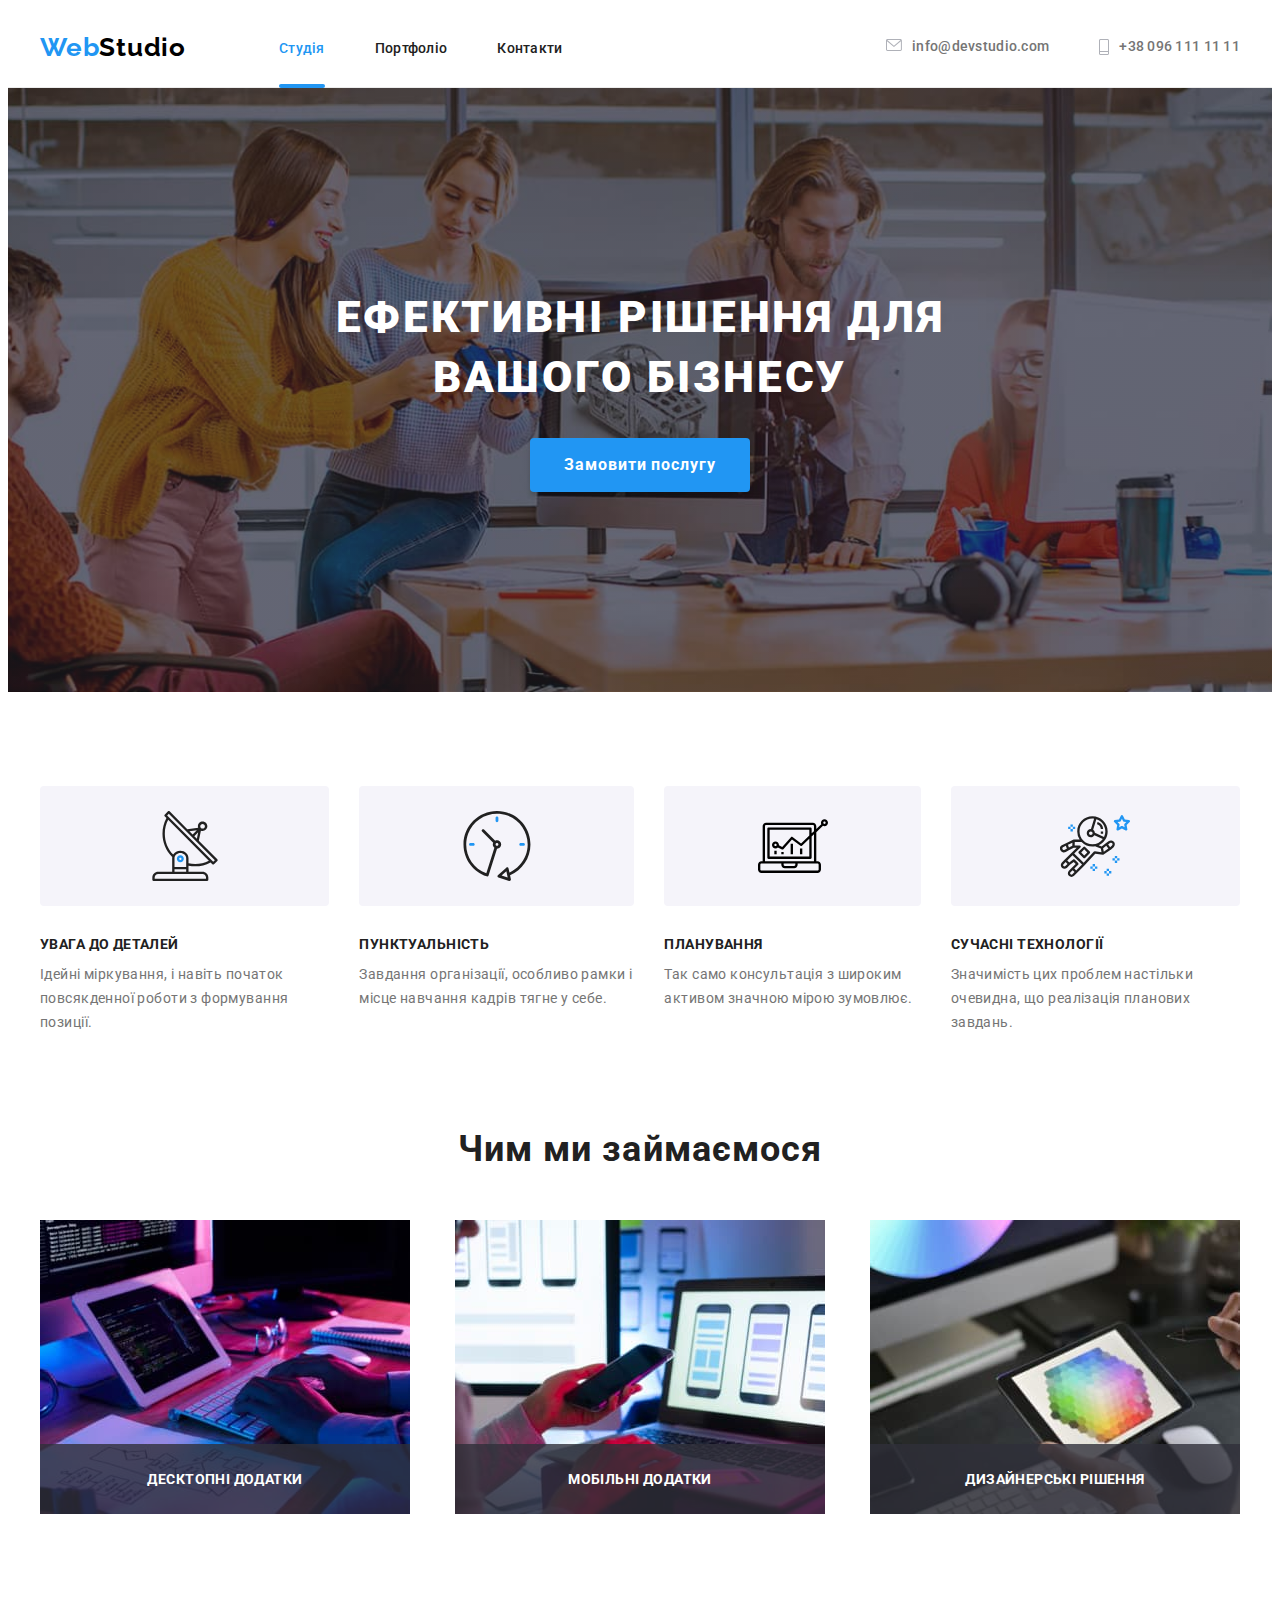
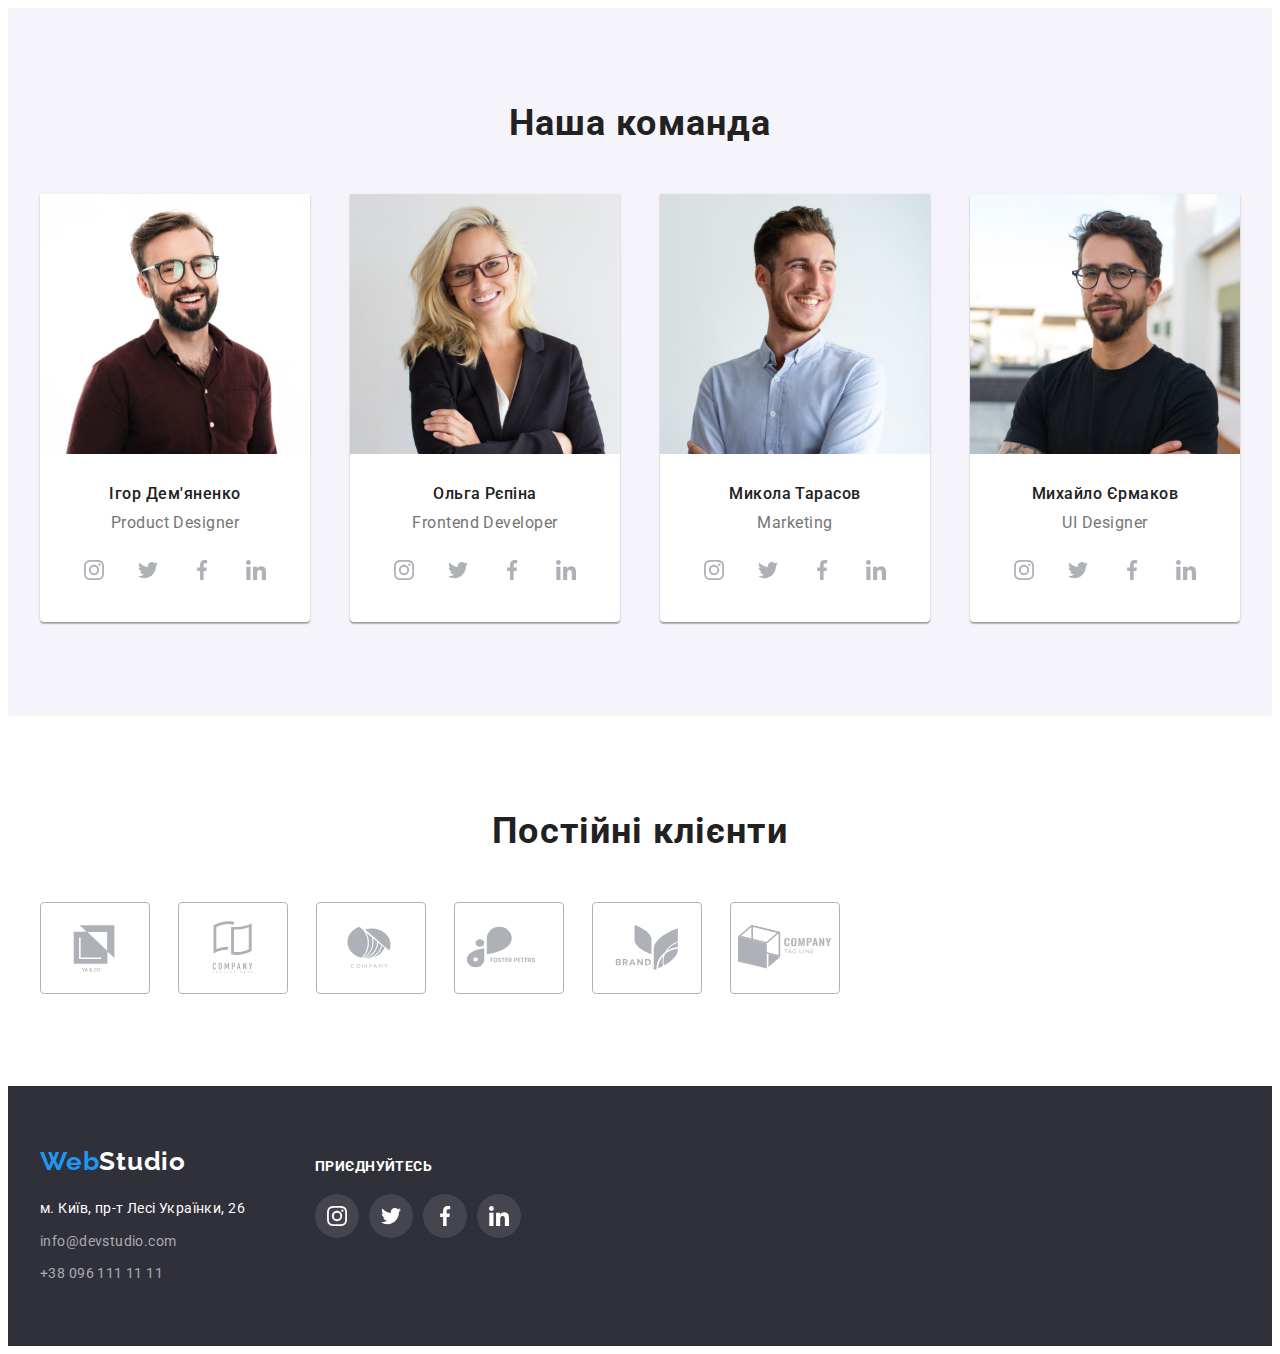
<file: index.html>
<!DOCTYPE html>
<html lang="uk">
  <head>
    <meta charset="UTF-8" />
    <meta http-equiv="X-UA-Compatible" content="IE=edge" />
    <meta name="viewport" content="width=device-width, initial-scale=1.0" />
    <title>goit-markup-hw-02</title>
    <link rel="preconnect" href="https://fonts.googleapis.com" />
    <link rel="preconnect" href="https://fonts.gstatic.com" crossorigin />
    <link
      href="https://fonts.googleapis.com/css2?family=Roboto:wght@400;500;700;900&display=swap"
      rel="stylesheet"
    />
    <link rel="preconnect" href="https://fonts.googleapis.com" />
    <link rel="preconnect" href="https://fonts.gstatic.com" crossorigin />
    <link
      href="https://fonts.googleapis.com/css2?family=Raleway:wght@700&display=swap"
      rel="stylesheet"
    />
    <link
      rel="stylesheet"
      href="https://cdnjs.cloudflare.com/ajax/libs/modern-normalize/1.1.0/modern-normalize.min.css"
      integrity="sha512-wpPYUAdjBVSE4KJnH1VR1HeZfpl1ub8YT/NKx4PuQ5NmX2tKuGu6U/JRp5y+Y8XG2tV+wKQpNHVUX03MfMFn9Q=="
      crossorigin="anonymous"
      referrerpolicy="no-referrer"
    />
    <link rel="stylesheet" href="./css/styles.css" />
  </head>
  <body class="site-body">
    <header class="header">
      <div class="container">
        <a class="header-logo link" href="#"
          ><span class="header-logo-span">Web</span>Studio</a
        >
        <nav class="header-navigation">
          <ul class="header-list list">
            <li class="header-item item">
              <a class="header-link link current" href="./index.html">Студія</a>
            </li>
            <li class="header-item item">
              <a class="header-link link" href="./portfolio.html">Портфоліо</a>
            </li>
            <li class="header-item item">
              <a class="header-link link" href="">Контакти</a>
            </li>
          </ul>
        </nav>
        <ul class="header-list-contacts list link">
          <li class="item">
            <a class="header-mail link" href="mailto:info@devstudio.com">
              <svg class="header-mail-icon" width="16" height="12">
                <use href="./images/icons.svg#icon-envelope-hover"></use></svg
              >info@devstudio.com</a
            >
          </li>
          <li class="item">
            <a class="header-tel link" href="tel:+380961111111">
              <svg class="header-tel-icon" width="10" height="16">
                <use href="./images/icons.svg#icon-phone-hover"></use>
              </svg>
              +38 096 111 11 11</a
            >
          </li>
        </ul>
      </div>
    </header>
    <main class="main">
      <section class="hero">
        <div class="container">
          <h1 class="hero-title">Ефективні рішення для <br />вашого бізнесу</h1>
          <button class="hero-button" type="button" data-modal-open>
            Замовити послугу
          </button>
        </div>
      </section>
      <section class="benefits">
        <div class="container">
          <h2 class="benefits-title visually-hidden">Наші переваги</h2>
          <ul class="benefits-list list link">
            <li class="benefits-item">
              <div class="benefits-list-icon">
                <svg class="benefits-icon" width="70" height="70">
                  <use href="./images/icons.svg#icon-antenna1"></use>
                </svg>
              </div>
              <h3 class="benefits-item-title">Увага до деталей</h3>
              <p class="benefits-item-description">
                Ідейні міркування, і навіть початок повсякденної роботи з
                формування позиції.
              </p>
            </li>
            <li class="benefits-item">
              <div class="benefits-list-icon">
                <svg class="benefits-icon" width="70" height="70">
                  <use href="./images/icons.svg#icon-clock1"></use>
                </svg>
              </div>
              <h3 class="benefits-item-title">Пунктуальність</h3>
              <p class="benefits-item-description">
                Завдання організації, особливо рамки і місце навчання кадрів
                тягне у себе.
              </p>
            </li>
            <li class="benefits-item">
              <div class="benefits-list-icon">
                <svg class="benefits-icon" width="70" height="70">
                  <use href="./images/icons.svg#icon-diagram1"></use>
                </svg>
              </div>
              <h3 class="benefits-item-title">Планування</h3>
              <p class="benefits-item-description">
                Так само консультація з широким активом значною мірою зумовлює.
              </p>
            </li>
            <li class="benefits-item">
              <div class="benefits-list-icon">
                <svg class="benefits-icon" width="70" height="70">
                  <use href="./images/icons.svg#icon-astronaut1"></use>
                </svg>
              </div>
              <h3 class="benefits-item-title">Сучасні технології</h3>
              <p class="benefits-item-description">
                Значимість цих проблем настільки очевидна, що реалізація
                планових завдань.
              </p>
            </li>
          </ul>
        </div>
      </section>
      <section class="whatwedo section">
        <div class="container">
          <h2 class="whatwedo-title">Чим ми займаємося</h2>
          <ul class="whatwedo-list link list">
            <div class="whatedo-item-wrapper">
              <li class="whatwedo-item">
                <img
                  src="./images/what-we-do-1.jpeg"
                  alt="Людина працює за комп'ютером"
                  width="370"
                />
                <div class="whatedo-description-wrapper">
                  <h3 class="whatwedo-item-title">Десктопні додатки</h3>
                </div>
              </li>
            </div>

            <div class="whatedo-item-wrapper">
              <li class="whatwedo-item">
                <img
                  src="./images/what-we-do-2.jpeg"
                  alt="Людина працює за комп'ютером з телефоном"
                  width="370"
                />
                <div class="whatedo-description-wrapper">
                  <h3 class="whatwedo-item-title">Мобільні додатки</h3>
                </div>
              </li>
            </div>

            <div class="whatedo-item-wrapper">
              <li class="whatwedo-item">
                <img
                  src="./images/what-we-do-3.jpeg"
                  alt="Людина працює за комп'ютером з планшетом"
                  width="370"
                />
                <div class="whatedo-description-wrapper">
                  <h3 class="whatwedo-item-title">Дизайнерські рішення</h3>
                </div>
              </li>
            </div>
          </ul>
        </div>
      </section>
      <section class="team section">
        <div class="container">
          <h2 class="team-title">Наша команда</h2>
          <ul class="team-list link list">
            <li class="team-item">
              <img
                src="./images/our-team-1.jpeg"
                alt="Чоловік в окулярах з бородою"
                width="270"
              />
              <div class="team-item-container">
                <h3 class="team-item-title">Ігор Дем'яненко</h3>
                <p class="team-item-description">Product Designer</p>
                <ul class="team-soc-list list">
                  <li class="team-soc-item">
                    <a
                      href=""
                      class="team-soc-link link"
                      target="_blank"
                      rel="noopener noreferrer nofollow"
                    >
                      <svg class="team-soc-icon" width="20" height="20">
                        <use href="./images/icons.svg#icon-instagram-2"></use>
                      </svg>
                    </a>
                  </li>
                  <li class="team-soc-item">
                    <a
                      href=""
                      class="team-soc-link link"
                      target="_blank"
                      rel="noopener noreferrer nofollow"
                    >
                      <svg class="team-soc-icon" width="20" height="20">
                        <use href="./images/icons.svg#icon-twitter-1"></use>
                      </svg>
                    </a>
                  </li>
                  <li class="team-soc-item">
                    <a
                      href=""
                      class="team-soc-link link"
                      target="_blank"
                      rel="noopener noreferrer nofollow"
                    >
                      <svg class="team-soc-icon" width="20" height="20">
                        <use href="./images/icons.svg#icon-facebook-1"></use>
                      </svg>
                    </a>
                  </li>
                  <li class="team-soc-item">
                    <a
                      href=""
                      class="team-soc-link link"
                      target="_blank"
                      rel="noopener noreferrer nofollow"
                    >
                      <svg class="team-soc-icon" width="20" height="20">
                        <use href="./images/icons.svg#icon-linkedin-1"></use>
                      </svg>
                    </a>
                  </li>
                </ul>
              </div>
            </li>
            <li class="team-item">
              <img
                src="./images/our-team-2.jpeg"
                alt="Дівчина в окулярах"
                width="270"
              />
              <div class="team-item-container">
                <h3 class="team-item-title">Ольга Рєпіна</h3>
                <p class="team-item-description">Frontend Developer</p>
                <ul class="team-soc-list list">
                  <li class="team-soc-item">
                    <a
                      href=""
                      class="team-soc-link link"
                      target="_blank"
                      rel="noopener noreferrer nofollow"
                    >
                      <svg class="team-soc-icon" width="20" height="20">
                        <use href="./images/icons.svg#icon-instagram-2"></use>
                      </svg>
                    </a>
                  </li>
                  <li class="team-soc-item">
                    <a
                      href=""
                      class="team-soc-link link"
                      target="_blank"
                      rel="noopener noreferrer nofollow"
                    >
                      <svg class="team-soc-icon" width="20" height="20">
                        <use href="./images/icons.svg#icon-twitter-1"></use>
                      </svg>
                    </a>
                  </li>
                  <li class="team-soc-item">
                    <a
                      href=""
                      class="team-soc-link link"
                      target="_blank"
                      rel="noopener noreferrer nofollow"
                    >
                      <svg class="team-soc-icon" width="20" height="20">
                        <use href="./images/icons.svg#icon-facebook-1"></use>
                      </svg>
                    </a>
                  </li>
                  <li class="team-soc-item">
                    <a
                      href=""
                      class="team-soc-link link"
                      target="_blank"
                      rel="noopener noreferrer nofollow"
                    >
                      <svg class="team-soc-icon" width="20" height="20">
                        <use href="./images/icons.svg#icon-linkedin-1"></use>
                      </svg>
                    </a>
                  </li>
                </ul>
              </div>
            </li>
            <li class="team-item">
              <img
                src="./images/our-team-3.jpeg"
                alt="Чоловік з посмішкою"
                width="270"
              />
              <div class="team-item-container">
                <h3 class="team-item-title">Микола Тарасов</h3>
                <p class="team-item-description">Marketing</p>
                <ul class="team-soc-list list">
                  <li class="team-soc-item">
                    <a
                      href=""
                      class="team-soc-link link"
                      target="_blank"
                      rel="noopener noreferrer nofollow"
                    >
                      <svg class="team-soc-icon" width="20" height="20">
                        <use href="./images/icons.svg#icon-instagram-2"></use>
                      </svg>
                    </a>
                  </li>
                  <li class="team-soc-item">
                    <a
                      href=""
                      class="team-soc-link link"
                      target="_blank"
                      rel="noopener noreferrer nofollow"
                    >
                      <svg class="team-soc-icon" width="20" height="20">
                        <use href="./images/icons.svg#icon-twitter-1"></use>
                      </svg>
                    </a>
                  </li>
                  <li class="team-soc-item">
                    <a
                      href=""
                      class="team-soc-link link"
                      target="_blank"
                      rel="noopener noreferrer nofollow"
                    >
                      <svg class="team-soc-icon" width="20" height="20">
                        <use href="./images/icons.svg#icon-facebook-1"></use>
                      </svg>
                    </a>
                  </li>
                  <li class="team-soc-item">
                    <a
                      href=""
                      class="team-soc-link link"
                      target="_blank"
                      rel="noopener noreferrer nofollow"
                    >
                      <svg class="team-soc-icon" width="20" height="20">
                        <use href="./images/icons.svg#icon-linkedin-1"></use>
                      </svg>
                    </a>
                  </li>
                </ul>
              </div>
            </li>
            <li class="team-item">
              <img
                src="./images/our-team-4.jpeg"
                alt="Чоловік в окулярах з бородою"
                width="270"
              />
              <div class="team-item-container">
                <h3 class="team-item-title">Михайло Єрмаков</h3>
                <p class="team-item-description">UI Designer</p>
                <ul class="team-soc-list list">
                  <li class="team-soc-item">
                    <a
                      href=""
                      class="team-soc-link link"
                      target="_blank"
                      rel="noopener noreferrer nofollow"
                    >
                      <svg class="team-soc-icon" width="20" height="20">
                        <use href="./images/icons.svg#icon-instagram-2"></use>
                      </svg>
                    </a>
                  </li>
                  <li class="team-soc-item">
                    <a
                      href=""
                      class="team-soc-link link"
                      target="_blank"
                      rel="noopener noreferrer nofollow"
                    >
                      <svg class="team-soc-icon" width="20" height="20">
                        <use href="./images/icons.svg#icon-twitter-1"></use>
                      </svg>
                    </a>
                  </li>
                  <li class="team-soc-item">
                    <a
                      href=""
                      class="team-soc-link link"
                      target="_blank"
                      rel="noopener noreferrer nofollow"
                    >
                      <svg class="team-soc-icon" width="20" height="20">
                        <use href="./images/icons.svg#icon-facebook-1"></use>
                      </svg>
                    </a>
                  </li>
                  <li class="team-soc-item">
                    <a
                      href=""
                      class="team-soc-link link"
                      target="_blank"
                      rel="noopener noreferrer nofollow"
                    >
                      <svg class="team-soc-icon" width="20" height="20">
                        <use href="./images/icons.svg#icon-linkedin-1"></use>
                      </svg>
                    </a>
                  </li>
                </ul>
              </div>
            </li>
          </ul>
        </div>
      </section>
      <section class="clients section">
        <h2 class="clients-title">Постійні клієнти</h2>
        <div class="container">
          <ul class="clients-list">
            <li class="clients-list-item list">
              <a
                href=""
                class="clients-list-link link"
                target="_blank"
                rel="noopener noreferrer nofollow"
              >
                <svg class="clients-list-icon" width="106" height="60">
                  <use href="./images/icons.svg#icon-clients1"></use>
                </svg>
              </a>
            </li>
            <li class="clients-list-item list">
              <a
                href=""
                class="clients-list-link link"
                target="_blank"
                rel="noopener noreferrer nofollow"
              >
                <svg class="clients-list-icon" width="106" height="60">
                  <use href="./images/icons.svg#icon-clients2"></use>
                </svg>
              </a>
            </li>
            <li class="clients-list-item list">
              <a
                href=""
                class="clients-list-link link"
                target="_blank"
                rel="noopener noreferrer nofollow"
              >
                <svg class="clients-list-icon" width="106" height="60">
                  <use href="./images/icons.svg#icon-clients3"></use>
                </svg>
              </a>
            </li>
            <li class="clients-list-item list">
              <a
                href=""
                class="clients-list-link link"
                target="_blank"
                rel="noopener noreferrer nofollow"
              >
                <svg class="clients-list-icon" width="106" height="60">
                  <use href="./images/icons.svg#icon-clients4"></use>
                </svg>
              </a>
            </li>
            <li class="clients-list-item list">
              <a
                href=""
                class="clients-list-link link"
                target="_blank"
                rel="noopener noreferrer nofollow"
              >
                <svg class="clients-list-icon" width="106" height="60">
                  <use href="./images/icons.svg#icon-clients5"></use>
                </svg>
              </a>
            </li>
            <li class="clients-list-item list">
              <a
                href=""
                class="clients-list-link link"
                target="_blank"
                rel="noopener noreferrer nofollow"
              >
                <svg class="clients-list-icon" width="106" height="60">
                  <use href="./images/icons.svg#icon-clients6"></use>
                </svg>
              </a>
            </li>
          </ul>
        </div>
      </section>
    </main>
    <footer class="footer">
      <div class="container">
        <div class="footer-container-adress">
          <a class="footer-logo link" href="#"
            ><span class="footer-logo-span">Web</span>Studio</a
          >
          <address class="footer-contacts">
            <ul class="footer-list list link">
              <li class="item">
                <a
                  class="footer-adress list link"
                  href="https://goo.gl/maps/CPtrU1FHBa2aNyZL9"
                  target="_blank"
                  rel="noopener noreferrer nofollow"
                  >м. Київ, пр-т Лесі Українки, 26</a
                >
              </li>
              <li class="item">
                <a
                  class="footer-mail list link"
                  href="mailto:info@devstudio.com"
                  >info@devstudio.com</a
                >
              </li>
              <li class="item">
                <a class="footer-tel list link" href="tel:+380961111111"
                  >+38 096 111 11 11</a
                >
              </li>
            </ul>
          </address>
        </div>
        <div class="footer-container-soc">
          <p class="footer-soc-description">ПРИЄДНУЙТЕСЬ</p>
          <ul class="footer-soc-list list">
            <li class="footer-soc-item">
              <a
                href=""
                class="footer-soc-link link"
                target="_blank"
                rel="noopener noreferrer nofollow"
              >
                <svg class="footer-soc-icon" width="20" height="20">
                  <use href="./images/icons.svg#icon-instagram-2"></use>
                </svg>
              </a>
            </li>
            <li class="footer-soc-item link">
              <a
                href=""
                class="footer-soc-link link"
                target="_blank"
                rel="noopener noreferrer nofollow"
              >
                <svg class="footer-soc-icon" width="20" height="20">
                  <use href="./images/icons.svg#icon-twitter-1"></use>
                </svg>
              </a>
            </li>
            <li class="footer-soc-item link">
              <a
                href=""
                class="footer-soc-link link"
                target="_blank"
                rel="noopener noreferrer nofollow"
              >
                <svg class="footer-soc-icon" width="20" height="20">
                  <use href="./images/icons.svg#icon-facebook-1"></use>
                </svg>
              </a>
            </li>
            <li class="footer-soc-item link">
              <a
                href=""
                class="footer-soc-link link"
                target="_blank"
                rel="noopener noreferrer nofollow"
              >
                <svg class="footer-soc-icon" width="20" height="20">
                  <use href="./images/icons.svg#icon-linkedin-1"></use>
                </svg>
              </a>
            </li>
          </ul>
        </div>
      </div>
    </footer>
    <div class="backdrop is-hidden" data-modal>
      <div class="modal">
        <button type="button" class="modal-close" data-modal-close>
          <svg class="modal-close-icon" width="18" height="18">
            <use href="./images/icons.svg#icon-modal-close"></use>
          </svg>
        </button>
      </div>
    </div>
    <script src="./js/modal.js"></script>
  </body>
</html>
</file>
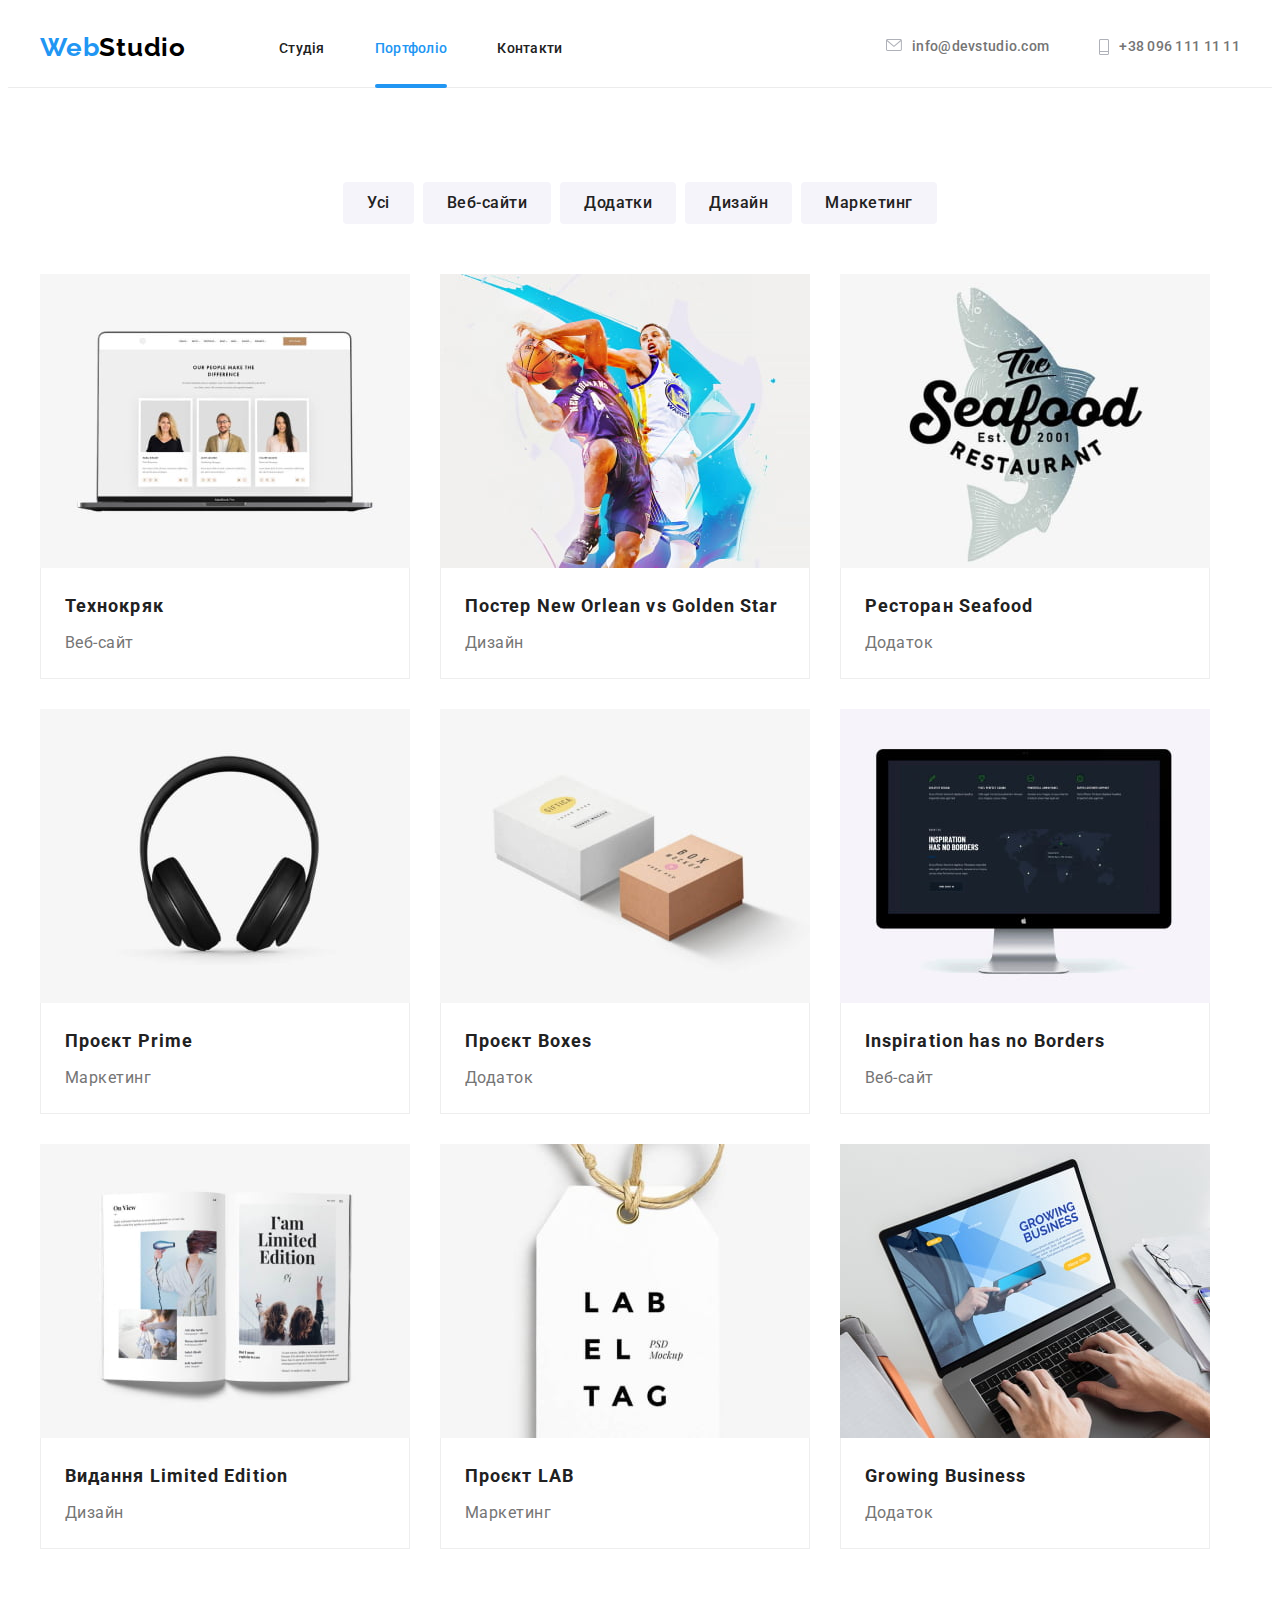
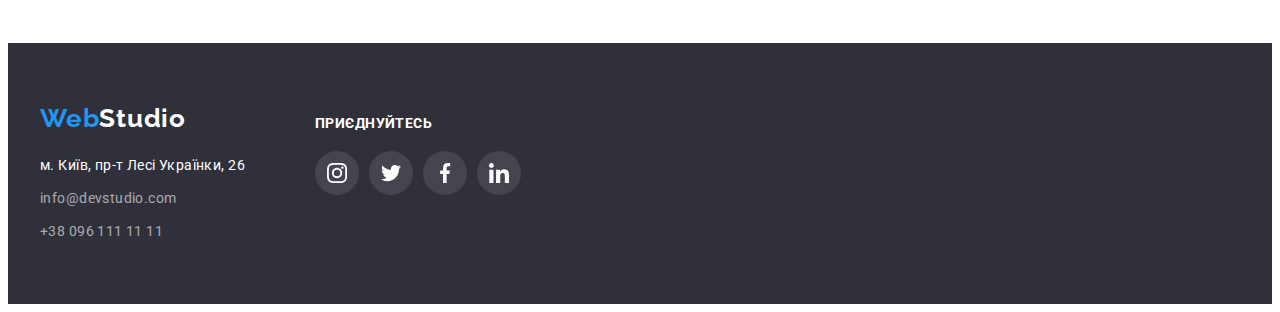
<file: portfolio.html>
<!DOCTYPE html>
<html lang="uk">
  <head>
    <meta charset="UTF-8" />
    <meta http-equiv="X-UA-Compatible" content="IE=edge" />
    <meta name="viewport" content="width=device-width, initial-scale=1.0" />
    <title>goit-markup-hw-02</title>
    <link rel="preconnect" href="https://fonts.googleapis.com" />
    <link rel="preconnect" href="https://fonts.gstatic.com" crossorigin />
    <link
      href="https://fonts.googleapis.com/css2?family=Roboto:wght@400;500;700;900&display=swap"
      rel="stylesheet"
    />
    <link rel="preconnect" href="https://fonts.googleapis.com" />
    <link rel="preconnect" href="https://fonts.gstatic.com" crossorigin />
    <link
      href="https://fonts.googleapis.com/css2?family=Raleway:wght@700&display=swap"
      rel="stylesheet"
    />
    <link
      rel="stylesheet"
      href="https://cdnjs.cloudflare.com/ajax/libs/modern-normalize/1.1.0/modern-normalize.min.css"
      integrity="sha512-wpPYUAdjBVSE4KJnH1VR1HeZfpl1ub8YT/NKx4PuQ5NmX2tKuGu6U/JRp5y+Y8XG2tV+wKQpNHVUX03MfMFn9Q=="
      crossorigin="anonymous"
      referrerpolicy="no-referrer"
    />
    <link rel="stylesheet" href="./css/styles.css" />
  </head>
  <body>
    <header class="header">
      <div class="container">
        <a class="header-logo link" href="./index.html"
          ><span class="header-logo-span">Web</span>Studio</a
        >
        <nav class="header-navigation">
          <ul class="header-list list">
            <li class="header-item item">
              <a class="header-link link" href="./index.html">Студія</a>
            </li>
            <li class="header-item item">
              <a class="header-link link current" href="./portfolio.html"
                >Портфоліо</a
              >
            </li>
            <li class="header-item item">
              <a class="header-link link" href="">Контакти</a>
            </li>
          </ul>
        </nav>
        <ul class="header-list-contacts list link">
          <li class="item">
            <a class="header-mail link" href="mailto:info@devstudio.com">
              <svg class="header-mail-icon" width="16" height="12">
                <use href="./images/icons.svg#icon-envelope-hover"></use></svg
              >info@devstudio.com</a
            >
          </li>
          <li class="item">
            <a class="header-tel link" href="tel:+380961111111">
              <svg class="header-tel-icon" width="10" height="16">
                <use href="./images/icons.svg#icon-phone-hover"></use>
              </svg>
              +38 096 111 11 11</a
            >
          </li>
        </ul>
      </div>
    </header>
    <main>
      <section class="products section">
        <div class="container">
          <h1 class="menu-title visually-hidden">Портфоліо</h1>
          <ul class="menu-list list">
            <li class="item">
              <button class="btn-menu-item" type="button">Усі</button>
            </li>
            <li class="item">
              <button class="btn-menu-item" type="button">Веб-сайти</button>
            </li>
            <li class="item">
              <button class="btn-menu-item" type="button">Додатки</button>
            </li>
            <li class="item">
              <button class="btn-menu-item" type="button">Дизайн</button>
            </li>
            <li class="item">
              <button class="btn-menu-item" type="button">Маркетинг</button>
            </li>
          </ul>

          <ul class="products-list list">
            <li class="products-item">
              <div class="products-top-wrap">
                <img
                  src="./images/portfolio-1.jpeg"
                  alt="Наші продукти"
                  width="370"
                />
                <p class="products-top-text">
                  Ресурс пропонує комплексні пропозиції з різним рівнем
                  функціоналу та сервісів. Все це дозволить відвідувачу отримати
                  вичерпні відомості про компанію чи приватну особу.
                </p>
              </div>

              <div class="products-list-container">
                <h3 class="products-item-title">Технокряк</h3>
                <p class="products-item-description">Веб-сайт</p>
              </div>
            </li>
            <li class="products-item">
              <div class="products-top-wrap">
                <img
                  src="./images/portfolio-2.jpeg"
                  alt="Наші продукти"
                  width="370"
                />
                <p class="products-top-text">
                  Ресурс пропонує комплексні пропозиції з різним рівнем
                  функціоналу та сервісів. Все це дозволить відвідувачу отримати
                  вичерпні відомості про компанію чи приватну особу.
                </p>
              </div>

              <div class="products-list-container">
                <h3 class="products-item-title">
                  Постер New Orlean vs Golden Star
                </h3>
                <p class="products-item-description">Дизайн</p>
              </div>
            </li>
            <li class="products-item">
              <div class="products-top-wrap">
                <img
                  src="./images/portfolio-3.jpeg"
                  alt="Наші продукти"
                  width="370"
                />
                <p class="products-top-text">
                  Ресурс пропонує комплексні пропозиції з різним рівнем
                  функціоналу та сервісів. Все це дозволить відвідувачу отримати
                  вичерпні відомості про компанію чи приватну особу.
                </p>
              </div>

              <div class="products-list-container">
                <h3 class="products-item-title">Ресторан Seafood</h3>
                <p class="products-item-description">Додаток</p>
              </div>
            </li>
            <li class="products-item">
              <div class="products-top-wrap">
                <img
                  src="./images/portfolio-4.jpeg"
                  alt="Наші продукти"
                  width="370"
                />
                <p class="products-top-text">
                  Ресурс пропонує комплексні пропозиції з різним рівнем
                  функціоналу та сервісів. Все це дозволить відвідувачу отримати
                  вичерпні відомості про компанію чи приватну особу.
                </p>
              </div>

              <div class="products-list-container">
                <h3 class="products-item-title">Проєкт Prime</h3>
                <p class="products-item-description">Маркетинг</p>
              </div>
            </li>
            <li class="products-item">
              <div class="products-top-wrap">
                <img
                  src="./images/portfolio-5.jpeg"
                  alt="Наші продукти"
                  width="370"
                />
                <p class="products-top-text">
                  Ресурс пропонує комплексні пропозиції з різним рівнем
                  функціоналу та сервісів. Все це дозволить відвідувачу отримати
                  вичерпні відомості про компанію чи приватну особу.
                </p>
              </div>

              <div class="products-list-container">
                <h3 class="products-item-title">Проєкт Boxes</h3>
                <p class="products-item-description">Додаток</p>
              </div>
            </li>
            <li class="products-item">
              <div class="products-top-wrap">
                <img
                  src="./images/portfolio-6.jpeg"
                  alt="Наші продукти"
                  width="370"
                />
                <p class="products-top-text">
                  Ресурс пропонує комплексні пропозиції з різним рівнем
                  функціоналу та сервісів. Все це дозволить відвідувачу отримати
                  вичерпні відомості про компанію чи приватну особу.
                </p>
              </div>

              <div class="products-list-container">
                <h3 class="products-item-title">Inspiration has no Borders</h3>
                <p class="products-item-description">Веб-сайт</p>
              </div>
            </li>
            <li class="products-item">
              <div class="products-top-wrap">
                <img
                  src="./images/portfolio-7.jpeg"
                  alt="Наші продукти"
                  width="370"
                />
                <p class="products-top-text">
                  Ресурс пропонує комплексні пропозиції з різним рівнем
                  функціоналу та сервісів. Все це дозволить відвідувачу отримати
                  вичерпні відомості про компанію чи приватну особу.
                </p>
              </div>

              <div class="products-list-container">
                <h3 class="products-item-title">Видання Limited Edition</h3>
                <p class="products-item-description">Дизайн</p>
              </div>
            </li>
            <li class="products-item">
              <div class="products-top-wrap">
                <img
                  src="./images/portfolio-8.jpeg"
                  alt="Наші продукти"
                  width="370"
                />
                <p class="products-top-text">
                  Ресурс пропонує комплексні пропозиції з різним рівнем
                  функціоналу та сервісів. Все це дозволить відвідувачу отримати
                  вичерпні відомості про компанію чи приватну особу.
                </p>
              </div>

              <div class="products-list-container">
                <h3 class="products-item-title">Проєкт LAB</h3>
                <p class="products-item-description">Маркетинг</p>
              </div>
            </li>
            <li class="products-item">
              <div class="products-top-wrap">
                <img
                  src="./images/portfolio-9.jpeg"
                  alt="Наші продукти"
                  width="370"
                />
                <p class="products-top-text">
                  Ресурс пропонує комплексні пропозиції з різним рівнем
                  функціоналу та сервісів. Все це дозволить відвідувачу отримати
                  вичерпні відомості про компанію чи приватну особу.
                </p>
              </div>

              <div class="products-list-container">
                <h3 class="products-item-title">Growing Business</h3>
                <p class="products-item-description">Додаток</p>
              </div>
            </li>
          </ul>
        </div>
      </section>
    </main>
    <footer class="footer">
      <div class="container">
        <div class="footer-container-adress">
          <a class="footer-logo link" href="#"
            ><span class="footer-logo-span">Web</span>Studio</a
          >
          <address class="footer-contacts">
            <ul class="footer-list list link">
              <li class="item">
                <a
                  class="footer-adress list link"
                  href="https://goo.gl/maps/CPtrU1FHBa2aNyZL9"
                  target="_blank"
                  rel="noopener noreferrer nofollow"
                  >м. Київ, пр-т Лесі Українки, 26</a
                >
              </li>
              <li class="item">
                <a
                  class="footer-mail list link"
                  href="mailto:info@devstudio.com"
                  >info@devstudio.com</a
                >
              </li>
              <li class="item">
                <a class="footer-tel list link" href="tel:+380961111111"
                  >+38 096 111 11 11</a
                >
              </li>
            </ul>
          </address>
        </div>
        <div class="footer-container-soc">
          <p class="footer-soc-description">ПРИЄДНУЙТЕСЬ</p>
          <ul class="footer-soc-list list">
            <li class="footer-soc-item">
              <a
                href=""
                class="footer-soc-link link"
                target="_blank"
                rel="noopener noreferrer nofollow"
              >
                <svg class="footer-soc-icon" width="20" height="20">
                  <use href="./images/icons.svg#icon-instagram-2"></use>
                </svg>
              </a>
            </li>
            <li class="footer-soc-item link">
              <a
                href=""
                class="footer-soc-link link"
                target="_blank"
                rel="noopener noreferrer nofollow"
              >
                <svg class="footer-soc-icon" width="20" height="20">
                  <use href="./images/icons.svg#icon-twitter-1"></use>
                </svg>
              </a>
            </li>
            <li class="footer-soc-item link">
              <a
                href=""
                class="footer-soc-link link"
                target="_blank"
                rel="noopener noreferrer nofollow"
              >
                <svg class="footer-soc-icon" width="20" height="20">
                  <use href="./images/icons.svg#icon-facebook-1"></use>
                </svg>
              </a>
            </li>
            <li class="footer-soc-item link">
              <a
                href=""
                class="footer-soc-link link"
                target="_blank"
                rel="noopener noreferrer nofollow"
              >
                <svg class="footer-soc-icon" width="20" height="20">
                  <use href="./images/icons.svg#icon-linkedin-1"></use>
                </svg>
              </a>
            </li>
          </ul>
        </div>
      </div>
    </footer>
  </body>
</html>
</file>
<file: css/styles.css>
/* ---------------COLORS----------------*/
/* 

header-text-primary #212121
header-text-secondary #757575
header-text-accent #2196F3

hero-text-primary #ffffff

body-text-primary #212121
body-text-secondary #757575

footer-text-primary #ffffff
footer-text-secondary rgba(255, 255, 255, 0.6);
footer-text-accent #2196F3

button-background-primary #2196f3
button-background-secondary #F5F4FA
button-text-primary #ffffff
button-text-secondary #212121

background-primary #ffffff
background-secondary #2F303A
background-tertiary #F5F4FA

*/

:root {
  --background-primary: #ffffff;
  --background-secondary: #2f303a;
  --background-tertiary: #f5f4fa;
  --header-text-primary: #212121;
  --header-text-secondary: #757575;
  --header-text-accent: #2196f3;
  --hero-text-primary: #ffffff;
  --body-text-primary: #212121;
  --body-text-secondary: #757575;
  --footer-text-primary: #ffffff;
  --footer-text-secondary: rgba(255, 255, 255, 0.6);
  --footer-text-accent: #2196f3;
  --button-background-primary: #2196f3;
  --button-background-secondary: #f5f4fa;
  --button-text-primary: #ffffff;
  --button-text-secondary: #212121;
  --icon-primary: #afb1b8;
  --icon-hover: #ffffff;
  --icon-background-primary: #ffffff;
  --icon-background-secondary: #2196f3;
}

p,
h1,
h2,
h3,
h4,
h5,
h6 {
  margin: 0;
}
ul,
ol {
  margin: 0;
  padding-left: 0;
}
button {
  cursor: pointer;
}
address {
  font-style: normal;
}
img {
  display: block;
}

body {
  font-family: roboto, sans-serif;
  background: var(--background-primary);
}

.list {
  list-style: none;
}

.link {
  text-decoration: none;
}

.visually-hidden {
  position: absolute;
  white-space: nowrap;
  width: 1px;
  height: 1px;
  overflow: hidden;
  border: 0;
  padding: 0;
  clip: rect(0 0 0 0);
  clip-path: inset(50%);
  margin: -1px;
}

.container {
  width: 1200px;
  padding-left: 15px;
  padding-right: 15px;
  margin: 0 auto;
}

.section {
  padding-top: 94px;
  padding-bottom: 94px;
}

/* ---------------HEADER(MAIN+PORTFOLIO)---------------*/
.header {
  padding-top: 24px;
  padding-bottom: 24px;
  border-bottom: 1px solid #ececec;
}

.header .container {
  display: flex;
  flex-direction: row;
  align-items: center;
}

.container .header-list {
  display: flex;
  flex-direction: row;
}

.header-list .item {
  margin-right: 50px;
}

.header-list .item:last-child {
  margin-right: 0;
}

.header-link {
  font-weight: 500;
  font-size: 14px;
  line-height: 1.14;
  letter-spacing: 0.02em;
  color: var(--header-text-primary);
  padding-top: 32px;
  padding-bottom: 32px;
  transition: color 250ms cubic-bezier(0.4, 0, 0.2, 1);
  position: relative;
}

.header-link:hover,
.header-link:focus {
  color: var(--header-text-accent);
}

.header-link.current {
  color: var(--header-text-accent);
}

.header-link::after {
  content: "";

  display: block;
  width: 100%;
  height: 4px;
  background-color: #2196f3;
  border-radius: 2px;
  position: absolute;
  left: 0;
  bottom: 0;
  opacity: 0;
}

.header-link.current::after {
  opacity: 1;
}

.header-logo {
  margin-right: 93px;

  font-family: "Raleway";
  font-weight: 700;
  font-size: 26px;
  line-height: 1.19;
  letter-spacing: 0.03em;
  color: #000000;
}
.header-logo-span {
  color: var(--header-text-accent);
}

.header-list-contacts {
  margin-left: auto;
  display: flex;
  flex-direction: row;
  justify-content: flex-end;
  align-items: center;
}

.header-list-contacts .item + .item {
  margin-left: 50px;
}

.header-mail {
  display: flex;
  font-weight: 500;
  font-size: 14px;
  line-height: 1.14;
  letter-spacing: 0.02em;
  color: var(--header-text-secondary);
  transition: color 250ms cubic-bezier(0.4, 0, 0.2, 1),
    fill 250ms cubic-bezier(0.4, 0, 0.2, 1);
}

.header-mail-icon {
  margin-right: 10px;
  fill: var(--icon-primary);
  transition: color 250ms cubic-bezier(0.4, 0, 0.2, 1),
    fill 250ms cubic-bezier(0.4, 0, 0.2, 1);
}

.header-mail:hover,
.header-mail:focus {
  color: var(--header-text-accent);
}

.header-mail:hover .header-mail-icon {
  fill: var(--icon-background-secondary);
}

.header-tel {
  display: flex;
  align-items: center;
  justify-content: center;
  font-weight: 500;
  font-size: 14px;
  line-height: 1.14;
  letter-spacing: 0.02em;
  color: var(--header-text-secondary);
  transition: color 250ms cubic-bezier(0.4, 0, 0.2, 1),
    fill 250ms cubic-bezier(0.4, 0, 0.2, 1);
}

.header-tel-icon {
  margin-right: 10px;
  fill: var(--icon-primary);
  transition: color 250ms cubic-bezier(0.4, 0, 0.2, 1),
    fill 250ms cubic-bezier(0.4, 0, 0.2, 1);
}

.header-tel:hover,
.header-tel:focus {
  color: var(--header-text-accent);
}

.header-tel:hover .header-tel-icon {
  fill: var(--icon-background-secondary);
}

/* ---------------SECTION HERO----------------*/
.hero {
  background: var(--background-secondary);
  background-image: linear-gradient(
      rgba(47, 48, 58, 0.4),
      rgba(47, 48, 58, 0.4)
    ),
    url(../images/hero-bg.jpeg);
  background-repeat: no-repeat;
  background-position: center;
  background-size: cover;
  max-width: 1600px;
  margin-left: auto;
  margin-right: auto;
  padding-top: 200px;
  padding-bottom: 200px;
  text-align: center;
}

.hero-title {
  text-align: center;
  font-weight: 900;
  font-size: 44px;
  line-height: 1.36;
  letter-spacing: 0.06em;
  text-transform: uppercase;
  color: var(--hero-text-primary);
  margin-bottom: 30px;
}

.hero-button {
  min-width: 216px;
  font-family: inherit;
  font-weight: 700;
  font-size: 16px;
  line-height: calc(30 / 16);
  letter-spacing: 0.06em;
  color: var(--hero-text-primary);
  background: var(--button-background-primary);
  box-shadow: 0px 4px 4px rgba(0, 0, 0, 0.15);
  border-radius: 4px;
  border-color: transparent;
  cursor: pointer;
  display: inline-block;
  margin: 0 auto;
  border-radius: 4px;
  padding: 10px 32px;
}

/* ---------------SECTION BENEFITS----------------*/

.benefits {
  padding-top: 94px;
}

.benefits-title {
}
.benefits .benefits-list {
  display: flex;
  justify-content: space-between;
}
.benefits-item {
  margin-left: 30px;
}

.benefits-item:first-child {
  margin-left: 0;
}

.benefits-item-title {
  font-weight: 700;
  font-size: 14px;
  line-height: calc(16 / 14);
  letter-spacing: 0.03em;
  text-transform: uppercase;
  color: var(--body-text-primary);
  margin-bottom: 10px;
}
.benefits-item-description {
  font-weight: 400;
  font-size: 14px;
  line-height: calc(24 / 14);
  letter-spacing: 0.03em;
  color: var(--body-text-secondary);
}

.benefits-list-icon {
  display: flex;
  margin-left: auto;
  margin-right: auto;
  align-items: center;
  justify-content: center;
  /* width: 270px; */
  height: 120px;
  margin-bottom: 30px;
  background-color: #f5f4fa;
  border-radius: 4px;
}
.benefits-icon {
}

/* ---------------SECTION WHATWEDO----------------*/

.whatwedo-title {
  font-weight: 700;
  font-size: 36px;
  text-align: center;
  line-height: calc(42 / 36);
  letter-spacing: 0.03em;
  color: var(--body-text-primary);
}

.whatwedo .whatwedo-list {
  display: flex;
  justify-content: space-between;
  margin-top: 50px;
}
.whatwedo-item {
  position: relative;
}

.whatedo-item-wrapper {
}

.whatedo-description-wrapper {
  position: absolute;
  display: flex;
  justify-content: center;
  align-items: center;
  width: 100%;
  height: 70px;
  left: 0;
  bottom: 0;
  background: rgba(47, 48, 58, 0.8);
}

.whatwedo-item-title {
  font-family: "Roboto";
  font-style: normal;
  font-weight: 700;
  font-size: 14px;
  line-height: 16px;
  text-align: center;
  letter-spacing: 0.03em;
  text-transform: uppercase;

  color: #ffffff;
}

/* ---------------SECTION TEAM----------------*/
.team {
  background: var(--background-tertiary);
}
.team-title {
  font-weight: 700;
  font-size: 36px;
  text-align: center;
  line-height: calc(42 / 36);
  letter-spacing: 0.03em;
  color: var(--body-text-primary);
  margin-bottom: 50px;
}
.container .team-list {
  display: flex;
  justify-content: space-between;
}
.team-item {
  background: #ffffff;
  box-shadow: 0px 1px 3px rgba(0, 0, 0, 0.12), 0px 1px 1px rgba(0, 0, 0, 0.14),
    0px 2px 1px rgba(0, 0, 0, 0.2);
  border-radius: 0px 0px 4px 4px;
}
.team-item-title {
  font-weight: 500;
  font-size: 16px;
  line-height: calc(19 / 16);
  /* identical to box height */
  letter-spacing: 0.03em;
  text-align: center;
  color: var(--body-text-primary);
}

.team-item-container {
  padding-top: 30px;
  padding-bottom: 30px;
}

.team-item-description {
  margin-top: 10px;
  margin-bottom: 16px;
  font-weight: 400;
  font-size: 16px;
  text-align: center;
  line-height: calc(19 / 16);
  /* identical to box height */
  letter-spacing: 0.03em;
  color: var(--body-text-secondary);
}

.team-soc-list {
  display: flex;
  justify-content: center;
  margin-left: 32px;
  margin-right: 32px;
  gap: 10px;
}

.team-soc-item {
  width: 44px;
  height: 44px;
}

.team-soc-link {
  width: 100%;
  height: 100%;
  background: var(--icon-background-primary);
  border-radius: 50%;
  display: flex;
  justify-content: center;
  align-items: center;
  transition: background-color 250ms cubic-bezier(0.4, 0, 0.2, 1),
    fill 250ms cubic-bezier(0.4, 0, 0.2, 1);
}

.team-soc-icon {
  fill: var(--icon-primary);
  transition: background-color 250ms cubic-bezier(0.4, 0, 0.2, 1),
    fill 250ms cubic-bezier(0.4, 0, 0.2, 1);
}

.team-soc-link:hover,
.team-soc-link:focus {
  background-color: var(--icon-background-secondary);
}

.team-soc-link:hover .team-soc-icon {
  fill: #ffffff;
}
.team-soc-link:focus .team-soc-icon {
  fill: #ffffff;
}

/* ---------------CLIENTS----------------*/

.clients {
}

.clients-title {
  font-weight: 700;
  font-size: 36px;
  text-align: center;
  line-height: calc(42 / 36);
  letter-spacing: 0.03em;
  color: var(--body-text-primary);
  margin-bottom: 50px;
}

.clients-list {
  display: flex;
  gap: 30px;
}

.clients-list-item {
  width: calc((100% -150px) / 6);
  height: 90px;
}

.clients-list-link {
  width: 100%;
  height: 100%;
  border: 1px solid #afb1b8;
  border-radius: 4px;
  display: flex;
  justify-content: center;
  align-items: center;
  transition: border-color 250ms cubic-bezier(0.4, 0, 0.2, 1);
}

.clients-list-icon {
  fill: var(--icon-primary);
  transition: fill 250ms cubic-bezier(0.4, 0, 0.2, 1);
}

.clients-list-link:hover,
.clients-list-link:focus {
  border-color: var(--icon-background-secondary);
}

.clients-list-link:hover .clients-list-icon,
.clients-list-link:focus .clients-list-icon {
  fill: var(--icon-background-secondary);
}

/* ---------------FOOTER----------------*/
.footer {
  background: var(--background-secondary);
  padding-top: 60px;
  padding-bottom: 60px;
}

.footer .container {
  display: flex;
}

.footer-logo {
  font-family: "Raleway";
  font-style: normal;
  font-weight: 700;
  font-size: 26px;
  line-height: calc(31 / 26);
  /* identical to box height */
  letter-spacing: 0.03em;
  color: var(--footer-text-primary);
}
.footer-logo-span {
  font-family: "Raleway";
  font-style: normal;
  font-weight: 700;
  font-size: 26px;
  line-height: calc(31 / 26);
  /* identical to box height */
  letter-spacing: 0.03em;
  color: var(--footer-text-accent);
}
.footer-list {
  display: inline-block;
  padding-top: 20px;
}

.footer-list .item {
  margin-bottom: 9px;
}

.footer-list .item:last-child {
  margin-bottom: 0;
}

.footer-contacts {
}

.footer-adress {
  margin-top: 20px;
  font-style: normal;
  font-weight: 400;
  font-size: 14px;
  line-height: 1.71;
  /* or 171% */
  letter-spacing: 0.03em;
  color: var(--footer-text-primary);
  transition: color 250ms cubic-bezier(0.4, 0, 0.2, 1);
}

.footer-adress:hover,
.footer-adress:focus {
  color: var(--footer-text-accent);
}

.footer-mail {
  font-style: normal;
  font-weight: 400;
  font-size: 14px;
  line-height: 1.71;
  /* or 171% */
  letter-spacing: 0.03em;
  color: var(--footer-text-secondary);
  transition: color 250ms cubic-bezier(0.4, 0, 0.2, 1);
}

.footer-mail:hover,
.footer-mail:focus {
  color: var(--footer-text-accent);
}

.footer-tel {
  font-style: normal;
  font-weight: 400;
  font-size: 14px;
  line-height: 1.71;
  /* or 171% */
  letter-spacing: 0.03em;
  color: var(--footer-text-secondary);
  transition: color 250ms cubic-bezier(0.4, 0, 0.2, 1);
}

.footer-tel:hover,
.footer-tel:focus {
  color: var(--footer-text-accent);
}

.footer-container-soc {
  margin-top: 12px;
  margin-left: 70px;
}

.footer-soc-description {
  margin-bottom: 20px;
  font-family: "Roboto";
  font-style: normal;
  font-weight: 700;
  font-size: 14px;
  line-height: 16px;
  letter-spacing: 0.03em;
  text-transform: uppercase;
  color: #ffffff;
}

.footer-soc-list {
  display: flex;
  align-items: center;
  justify-content: center;
  gap: 10px;
}

.footer-soc-item {
}

.footer-soc-link {
  width: 44px;
  height: 44px;
  display: flex;
  align-items: center;
  justify-content: center;
  background: rgba(255, 255, 255, 0.1);
  border-radius: 50%;
  transition: background 250ms cubic-bezier(0.4, 0, 0.2, 1),
    fill 250ms cubic-bezier(0.4, 0, 0.2, 1);
}

.footer-soc-icon {
  fill: var(--icon-hover);
  transition: fill 250ms cubic-bezier(0.4, 0, 0.2, 1);
}

.footer-soc-link:hover {
  background: var(--icon-background-secondary);
}

.footer-soc-link:focus {
  background: var(--icon-background-secondary);
}

/* ---------------MODAL----------------*/

.backdrop {
  width: 100%;
  height: 100%;
  position: fixed;
  top: 0;
  background-color: rgba(0, 0, 0, 0.2);
  transition: opacity 300ms linear, visibility 300ms linear;
}

.modal {
  width: 528px;
  min-height: 581px;
  background: #ffffff;
  box-shadow: 0px 1px 3px rgba(0, 0, 0, 0.12), 0px 1px 1px rgba(0, 0, 0, 0.14),
    0px 2px 1px rgba(0, 0, 0, 0.2);
  border-radius: 4px;
  position: absolute;
  top: 50%;
  left: 50%;
  transform: translate(-50%, -50%) scaleY(1);
  transition: transform 300ms linear;
}

.backdrop.is-hidden .modal {
  transform: translate(-50%, -50%) scaleY(0);
}

.modal-close {
  width: 30px;
  height: 30px;
  background-color: transparent;
  border: 1px solid rgba(0, 0, 0, 0.1);
  border-radius: 50%;
  position: absolute;
  right: 8px;
  top: 8px;
  display: flex;
  align-items: center;
  justify-content: center;
  cursor: pointer;
}

.modal-close-icon {
}

.backdrop.is-hidden {
  opacity: 0;
  visibility: hidden;
  pointer-events: none;
}

/* ---------------PORTFOLIO MENU----------------*/

.menu-title {
}

.container .menu-list {
  display: flex;
  justify-content: center;
}
.menu-list {
  margin-bottom: 50px;
}
.btn-menu-item {
  padding-top: 6px;
  padding-bottom: 6px;
  padding-left: 22px;
  padding-right: 22px;
  font-family: "Roboto";
  font-weight: 500;
  font-size: 16px;
  line-height: calc(26 / 16);
  text-align: center;
  letter-spacing: 0.03em;
  color: var(--body-text-primary);
  background: var(--button-background-secondary);
  border-radius: 4px;
  border-color: transparent;
  transition: color 250ms cubic-bezier(0.4, 0, 0.2, 1),
    background 250ms cubic-bezier(0.4, 0, 0.2, 1),
    box-shadow 250ms cubic-bezier(0.4, 0, 0.2, 1);
  cursor: pointer;
}
.menu-list .item {
  margin-right: 9px;
}

.menu-list .item:last-child {
  margin-right: 0;
}

.btn-menu-item:hover,
.btn-menu-item:focus,
.btn-menu-item:active {
  color: var(--button-text-primary);
  background: var(--button-background-primary);
  box-shadow: 0px 3px 1px rgba(0, 0, 0, 0.1), 0px 1px 2px rgba(0, 0, 0, 0.08),
    0px 2px 2px rgba(0, 0, 0, 0.12);
}

/* ---------------PORTFOLIO PRODUCTS----------------*/

img {
  display: block;
  max-width: 100%;
  height: auto;
}

.products {
  padding-top: 94px;
  padding-bottom: 94px;
}
.container .products-list {
  display: flex;
  flex-wrap: wrap;
  gap: 30px;
}

.products-item {
  position: relative;
  width: 370px;
  transition: box-shadow 250ms cubic-bezier(0.4, 0, 0.2, 1),
    transform 250ms cubic-bezier(0.4, 0, 0.2, 1);
}

.products-item:hover {
  box-shadow: 0px 1px 1px rgba(0, 0, 0, 0.12), 0px 4px 4px rgba(0, 0, 0, 0.06),
    1px 4px 6px rgba(0, 0, 0, 0.16);
}

.products-item:hover .products-top-text {
  transform: translateY(0);
}

.products-item .img {
  display: block;
  max-width: 100%;
  height: auto;
}
.products-item-title {
  font-weight: 700;
  font-size: 18px;
  line-height: calc(36 / 18);
  letter-spacing: 0.06em;
  color: var(--body-text-primary);
  margin-bottom: 4px;
}
.products-item-description {
  font-weight: 400;
  font-size: 16px;
  line-height: calc(30 / 16);
  letter-spacing: 0.03em;
  color: var(--body-text-secondary);
}

.products-top-wrap {
  position: relative;
  overflow: hidden;
}

.products-top-text {
  position: absolute;
  top: 0;
  padding-top: 64px;
  padding-bottom: 64px;
  padding-left: 24px;
  padding-right: 24px;
  font-family: "Roboto";
  font-style: normal;
  font-weight: 400;
  font-size: 18px;
  line-height: 28px;
  letter-spacing: 0.03em;
  color: #ffffff;
  background: rgba(33, 150, 243, 0.9);
  transform: translateY(100%);
  transition: transform 250ms cubic-bezier(0.4, 0, 0.2, 1);
  overflow: auto;
}

.products-list-container {
  padding-top: 20px;
  padding-bottom: 20px;
  padding-left: 24px;
  padding-right: 24px;
  background: #ffffff;
  border-left: 1px solid #eeeeee;
  border-right: 1px solid #eeeeee;
  border-bottom: 1px solid #eeeeee;
}
</file>
